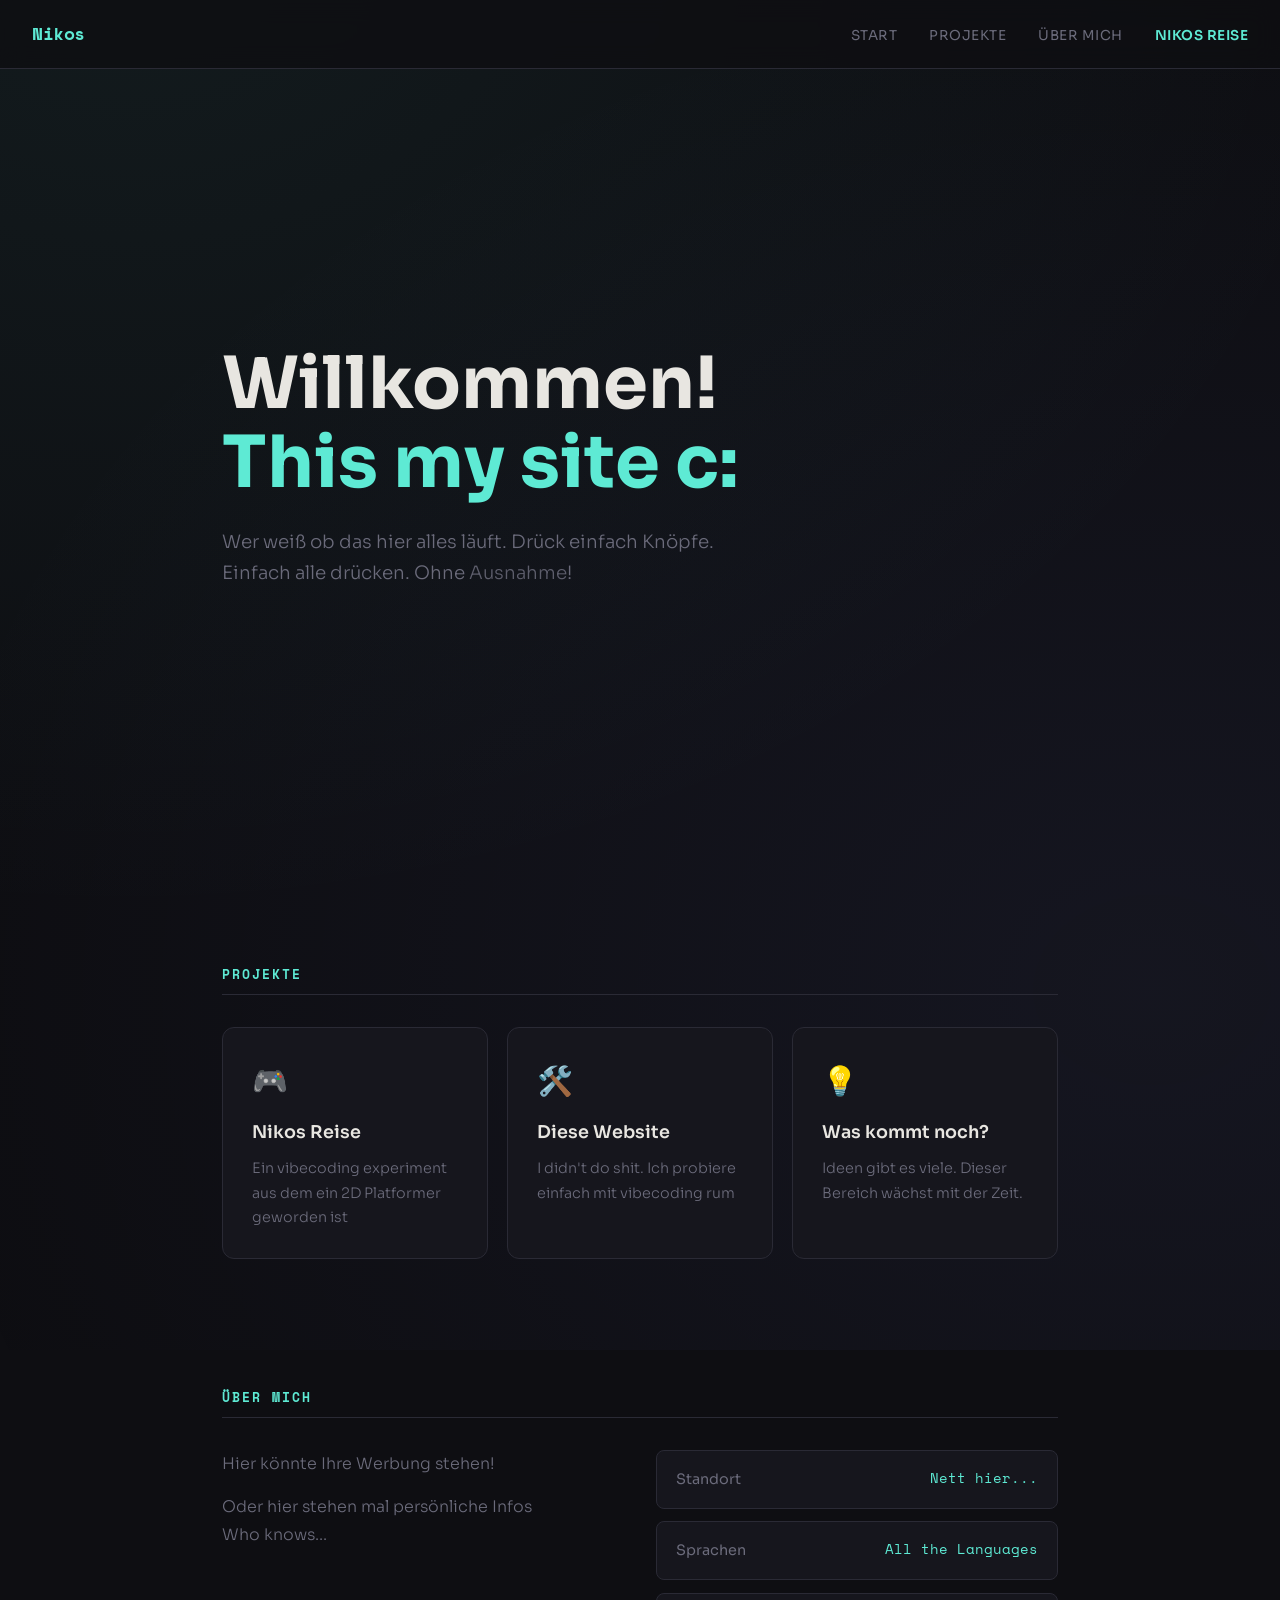
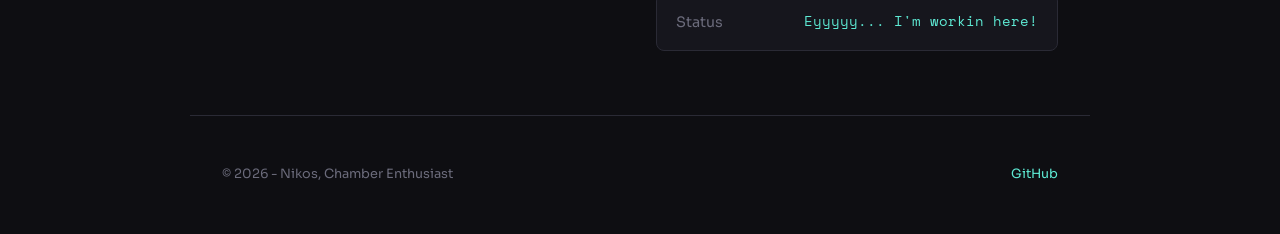
<file: index.html>
<!DOCTYPE html>
<html lang="de">
<head>
    <meta charset="UTF-8">
    <meta name="viewport" content="width=device-width, initial-scale=1.0">
    <title>Nikos Seite</title>

    <!-- =============================================
         EXTERNE SCHRIFTARTEN
         Google Fonts laedt die Schriften von einem
         externen Server. Das ist ein Link, kein Download.
         ============================================= -->
    <link href="https://fonts.googleapis.com/css2?family=Sora:wght@300;400;600;700&family=Space+Mono:wght@400;700&display=swap" rel="stylesheet">

    <!-- =============================================
         EXTERNE CSS-DATEI
         Hier wird die Datei "style.css" eingebunden.
         Der Browser laedt sie automatisch und wendet
         alle Styles auf diese Seite an.
         
         href="style.css" bedeutet: Die Datei liegt im
         selben Ordner wie diese HTML-Datei.
         ============================================= -->
    <link rel="stylesheet" href="style.css">
</head>
<body>

    <!-- =============================================
         NAVIGATION
         Jeder Link verweist auf eine Stelle auf dieser
         Seite (z.B. #start) oder auf eine andere Datei
         (z.B. game.html).
         
         - href="#start"     = springt zum Element mit id="start" auf DIESER Seite
         - href="game.html"  = oeffnet eine ANDERE HTML-Datei
         ============================================= -->
    <nav>
        <div class="logo">Nikos</div>
        <ul class="nav-links">
            <li><a href="#start">Start</a></li>
            <li><a href="#projekte">Projekte</a></li>
            <li><a href="#ueber">Über mich</a></li>
            <li><a href="game.html" class="nav-game-link">Nikos Reise</a></li>
        </ul>
    </nav>

    <!-- Hero -->
    <div class="hero" id="start">
        <h1>
            Willkommen!<br>
            <span class="highlight">This my site c:</span>
        </h1>
        <p class="subtitle">
            Wer weiß ob das hier alles läuft. Drück einfach Knöpfe.<br>
            Einfach alle drücken. Ohne <a href="drehum.html" style="text-decoration: none; opacity: 0.85; color: #6b6b7b;">Ausnahme</a>!
        </p>
    </div>
    
    <!-- Projekte -->
    <section id="projekte">
        <h2>Projekte</h2>
        <div class="card-grid">

            <!-- =============================================
                 VERLINKUNG ZU EINER ANDEREN SEITE
                 Diese Karte ist klickbar und fuehrt zu game.html.
                 Das <a>-Tag umschliesst die ganze Karte.
                 ============================================= -->
            <a href="game.html" class="card card-link">
                <div class="icon">🎮</div>
                <h3>Nikos Reise</h3>
                <p>Ein vibecoding experiment aus dem ein 2D Platformer geworden ist</p>
            </a>

            <div class="card">
                <div class="icon">🛠️</div>
                <h3>Diese Website</h3>
                <p>I didn't do shit. Ich probiere einfach mit vibecoding rum</p>
            </div>

            <div class="card shy-button">
                <div class="icon">💡</div>
                <h3>Was kommt noch?</h3>
                <p>Ideen gibt es viele. Dieser Bereich wächst mit der Zeit.</p>
            </div>
        </div>
    </section>

    <!-- Ueber mich -->
    <section id="ueber">
        <h2>Über mich</h2>
        <div class="about-content">
            <div class="about-text">
                <p>
                    Hier könnte Ihre Werbung stehen!
                </p>
                <p>
                    Oder hier stehen mal persönliche Infos<br>
                    Who knows...
                </p>
            </div>
            <div class="fact-list">
                <div class="fact">
                    <span class="label">Standort</span>
                    <span class="value">Nett hier...</span>
                </div>
                <div class="fact">
                    <span class="label">Sprachen</span>
                    <span class="value">All the Languages</span>
                </div>
                <div class="fact">
                    <span class="label">Status</span>
                    <span class="value">Eyyyyy... I'm workin here!</span>
                </div>
            </div>
        </div>
    </section>

    <!-- Footer -->
    <footer>
        <span>&copy; 2026 - Nikos, Chamber Enthusiast</span>
        <a href="https://github.com/NikosCHMBR" target="_blank">GitHub</a>
    </footer>

    <!-- =============================================
         EXTERNE JAVASCRIPT-DATEI
         Diese Zeile laedt "script.js" und fuehrt den
         Code darin aus.
         
         WICHTIG: Das <script>-Tag steht am ENDE des <body>,
         damit der Browser zuerst die ganze Seite aufbaut
         und erst danach das JavaScript ausfuehrt.
         Wuerde es im <head> stehen, koennte das Script
         die HTML-Elemente noch nicht finden.
         ============================================= -->
    <script src="script.js"></script>
</body>
</html>
</file>
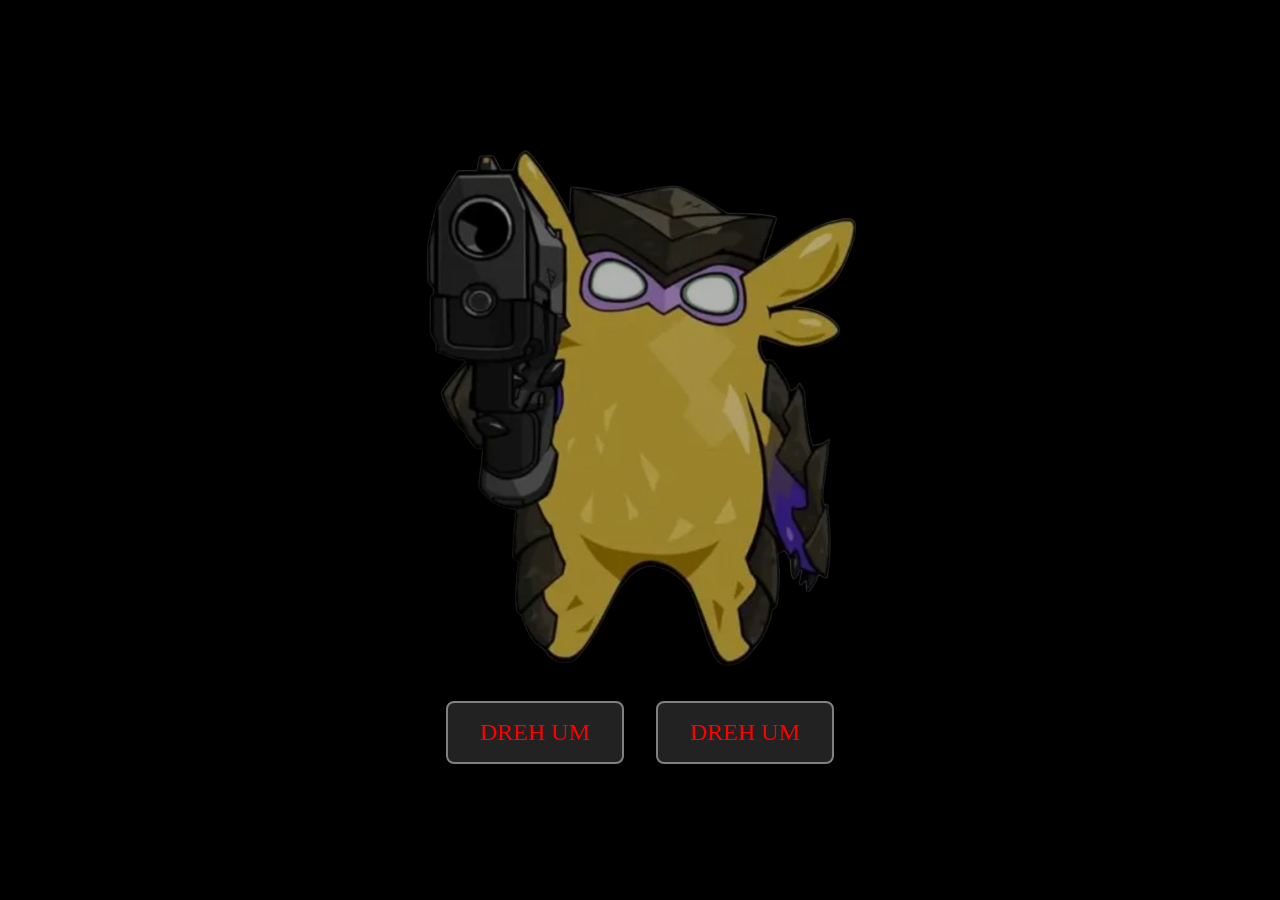
<file: drehum.html>
<!DOCTYPE html>
<html lang="de">
<head>
    <meta charset="UTF-8">
    <meta name="viewport" content="width=device-width, initial-scale=1.0">
    <title>Ausnahme</title>
    <style>
        img {
            max-width: 60%;
            height: auto;
            opacity: 0;
            animation: fadeIn 3s ease-in forwards;
        }

        @keyframes fadeIn {
            from {
                opacity: 0;
            }
            to {
                opacity: 0.7;
            }
        }
        body {
            margin: 0;
            height: 100vh;
            background-color: black;
            display: flex;
            flex-direction: column;
            justify-content: center;
            align-items: center;
        }
        h1 {
            color: red;
            font-size: 4rem;
        }
        .options {
            display: flex;
            gap: 2rem;
            margin-top: 2rem;
                
            opacity: 0;
            animation: showOptions 1s ease-in 3s forwards;
        }
        @keyframes showOptions {
            from {
                opacity: 0;
            }
            to {
                opacity: 1;
            }
        }
        .options a {
            display: block;
            padding: 1rem 2rem;
            background-color: #222;
            color: red;
            text-decoration: none;
            font-size: 1.5rem;
            border: 2px solid grey;
            border-radius: 8px;
            transition: background-color 0.3s;
        }
        .options a:hover {
            background-color: #550000;
        }
    </style>
</head>
<body>
    <img src="assets/pictures/WingmanGun.png" alt="Wingman with a gun">
    
    <div class="options">
        <a href="index.html">DREH UM</a>
        <a href="index.html">DREH UM</a>
    </div>
</body>
</html>
</file>
<file: style.css>
/* ==============================================
   STYLE.CSS — Das zentrale Stylesheet deiner Seite
   ================================================
   
   Diese Datei kontrolliert das gesamte Aussehen
   deiner Website. Sie wird von jeder HTML-Seite
   eingebunden, die diesen Stil verwenden soll:
   
       <link rel="stylesheet" href="style.css">
   
   VORTEIL: Wenn du hier eine Farbe aenderst, aendert
   sie sich auf ALLEN Seiten gleichzeitig. Du musst
   nicht jede HTML-Datei einzeln anfassen.
   ================================================ */


/* ==============================================
   CSS-VARIABLEN
   ================================================
   Definiere Farben einmal, benutze sie ueberall.
   Um das Farbschema deiner ganzen Seite zu aendern,
   musst du nur diese Werte hier anpassen.
   
   Verwendung im Code: color: var(--accent);
   ================================================ */
:root {
    --bg: #0e0e12;
    --text: #e8e6e1;
    --accent: #5eead4;
    --accent-dim: #2dd4a820;
    --card-bg: #16161d;
    --card-border: #2a2a35;
    --subtle: #6b6b7b;
}


/* ==============================================
   GRUNDEINSTELLUNGEN (RESET)
   ================================================
   Jeder Browser hat eigene Standard-Abstände.
   Dieses Reset sorgt dafuer, dass deine Seite
   ueberall gleich aussieht.
   ================================================ */
* {
    margin: 0;
    padding: 0;
    box-sizing: border-box;
}

body {
    font-family: 'Sora', sans-serif;
    background: var(--bg);
    color: var(--text);
    line-height: 1.7;
    min-height: 100vh;
    overflow-x: hidden;
}


/* ==============================================
   HINTERGRUND-EFFEKT
   ================================================
   Ein dezenter, sich langsam bewegender Farbverlauf
   hinter dem gesamten Seiteninhalt. Rein dekorativ.
   Kannst du entfernen, wenn du es schlichter willst.
   ================================================ */
body::before {
    content: '';
    position: fixed;
    top: -50%;
    left: -50%;
    width: 200%;
    height: 200%;
    background: radial-gradient(ellipse at 30% 20%, #5eead410 0%, transparent 50%),
                radial-gradient(ellipse at 70% 80%, #818cf810 0%, transparent 50%);
    z-index: -1;
    animation: drift 20s ease-in-out infinite alternate;
}

@keyframes drift {
    from { transform: translate(0, 0) rotate(0deg); }
    to { transform: translate(30px, -20px) rotate(3deg); }
}


/* ==============================================
   NAVIGATION
   ================================================
   Die Navigationsleiste ist "fixed" — sie bleibt
   oben stehen, auch wenn der Nutzer scrollt.
   "backdrop-filter: blur" erzeugt den Glaseffekt.
   ================================================ */
nav {
    position: fixed;
    top: 0;
    width: 100%;
    padding: 1.2rem 2rem;
    display: flex;
    justify-content: space-between;
    align-items: center;
    background: #0e0e12cc;
    backdrop-filter: blur(12px);
    border-bottom: 1px solid var(--card-border);
    z-index: 100;
}

.logo {
    font-family: 'Space Mono', monospace;
    font-weight: 700;
    font-size: 1.1rem;
    color: var(--accent);
    letter-spacing: -0.5px;
}

.nav-links {
    display: flex;
    gap: 2rem;
    list-style: none;
}

.nav-links a {
    color: var(--subtle);
    text-decoration: none;
    font-size: 0.85rem;
    font-weight: 400;
    letter-spacing: 0.5px;
    text-transform: uppercase;
    transition: color 0.3s;
}

.nav-links a:hover {
    color: var(--accent);
}

/* Spezieller Stil fuer den "Spiel"-Link in der Navigation */
.nav-game-link {
    color: var(--accent) !important;
    font-weight: 600 !important;
}


/* ==============================================
   HERO-BEREICH (Startseite, erster Eindruck)
   ================================================
   Der grosse Begrüssungsbereich, den Besucher
   zuerst sehen. "min-height: 100vh" bedeutet,
   dass er mindestens so hoch ist wie das Fenster.
   ================================================ */
.hero {
    min-height: 100vh;
    display: flex;
    flex-direction: column;
    justify-content: center;
    padding: 6rem 2rem 4rem;
    max-width: 900px;
    margin: 0 auto;
}

.hero .greeting {
    font-family: 'Space Mono', monospace;
    font-size: 0.9rem;
    color: var(--accent);
    margin-bottom: 1rem;
    opacity: 0;
    animation: fadeUp 0.6s ease forwards 0.2s;
}

.hero h1 {
    font-size: clamp(2.5rem, 6vw, 4.5rem);
    font-weight: 700;
    line-height: 1.1;
    margin-bottom: 1.5rem;
    opacity: 0;
    animation: fadeUp 0.6s ease forwards 0.4s;
}

.hero h1 .highlight {
    color: var(--accent);
}

.hero .subtitle {
    font-size: 1.15rem;
    color: var(--subtle);
    max-width: 550px;
    font-weight: 300;
    opacity: 0;
    animation: fadeUp 0.6s ease forwards 0.6s;
}

/* Einblende-Animation: Element gleitet von unten rein */
@keyframes fadeUp {
    from {
        opacity: 0;
        transform: translateY(20px);
    }
    to {
        opacity: 1;
        transform: translateY(0);
    }
}


/* ==============================================
   SEKTIONEN (wiederverwendbar)
   ================================================
   Jeder <section>-Block bekommt automatisch
   diese Abstände und maximale Breite.
   ================================================ */
section {
    max-width: 900px;
    margin: 0 auto;
    padding: 4rem 2rem;
}

section h2 {
    font-family: 'Space Mono', monospace;
    font-size: 0.8rem;
    text-transform: uppercase;
    letter-spacing: 2px;
    color: var(--accent);
    margin-bottom: 2rem;
    padding-bottom: 0.5rem;
    border-bottom: 1px solid var(--card-border);
}


/* ==============================================
   KARTEN-GRID
   ================================================
   "auto-fit" sorgt dafuer, dass sich die Karten
   automatisch an die Bildschirmbreite anpassen.
   Auf einem schmalen Handy stehen sie untereinander,
   auf einem breiten Bildschirm nebeneinander.
   ================================================ */
.card-grid {
    display: grid;
    grid-template-columns: repeat(auto-fit, minmax(260px, 1fr));
    gap: 1.2rem;
}

.card {
    background: var(--card-bg);
    border: 1px solid var(--card-border);
    border-radius: 12px;
    padding: 1.8rem;
    transition: transform 0.3s, border-color 0.3s, box-shadow 0.3s;
}

.card:hover {
    transform: translateY(-4px);
    border-color: var(--accent);
    box-shadow: 0 8px 30px var(--accent-dim);
}

.card .icon {
    font-size: 1.8rem;
    margin-bottom: 0.8rem;
}

.card h3 {
    font-size: 1.1rem;
    font-weight: 600;
    margin-bottom: 0.5rem;
}

.card p {
    font-size: 0.9rem;
    color: var(--subtle);
    font-weight: 300;
}

/* Wenn eine Karte gleichzeitig ein Link ist (<a class="card">) */
.card-link {
    text-decoration: none;
    color: inherit;
    display: block;
    cursor: pointer;
}


/* ==============================================
   UEBER-MICH BEREICH
   ================================================ */
.about-content {
    display: grid;
    grid-template-columns: 1fr 1fr;
    gap: 2rem;
    align-items: start;
}

.about-text p {
    color: var(--subtle);
    font-weight: 300;
    margin-bottom: 1rem;
}

.fact-list {
    display: flex;
    flex-direction: column;
    gap: 0.8rem;
}

.fact {
    background: var(--card-bg);
    border: 1px solid var(--card-border);
    border-radius: 8px;
    padding: 1rem 1.2rem;
    display: flex;
    justify-content: space-between;
    font-size: 0.9rem;
}

.fact .label {
    color: var(--subtle);
}

.fact .value {
    color: var(--accent);
    font-family: 'Space Mono', monospace;
    font-size: 0.85rem;
}


/* ==============================================
   FOOTER
   ================================================ */
footer {
    max-width: 900px;
    margin: 0 auto;
    padding: 3rem 2rem;
    border-top: 1px solid var(--card-border);
    display: flex;
    justify-content: space-between;
    align-items: center;
    font-size: 0.8rem;
    color: var(--subtle);
}

footer a {
    color: var(--accent);
    text-decoration: none;
}


/* ==============================================
   ZURUECK-LINK (fuer Unterseiten wie game.html)
   ================================================ */
.back-link {
    display: inline-block;
    color: var(--accent);
    text-decoration: none;
    font-family: 'Space Mono', monospace;
    font-size: 0.85rem;
    margin-bottom: 2rem;
    transition: opacity 0.3s;
}

.back-link:hover {
    opacity: 0.7;
}


/* ==============================================
   SEITEN-CONTAINER (fuer Unterseiten)
   ================================================
   Einfacher zentrierter Container mit Abstand
   nach oben (wegen der fixen Navigation).
   ================================================ */
.page-container {
    max-width: 900px;
    margin: 0 auto;
    padding: 7rem 2rem 4rem;
}

.page-container h1 {
    font-size: 2rem;
    margin-bottom: 1rem;
}

.page-container p {
    color: var(--subtle);
    font-weight: 300;
}

/* Scheuer Button: sanftes Gleiten statt hartem Springen */
.shy-button {
    transition: left 0.3s ease, top 0.3s ease;
    z-index: 50;
}

.shy-button {
    transition: left 0.3s ease, top 0.3s ease, transform 0.3s ease, 
                border-color 0.3s ease, box-shadow 0.3s ease;
    z-index: 50;
}

/* ==============================================
   RESPONSIVE DESIGN
   ================================================
   @media-Regeln passen das Layout an kleinere
   Bildschirme an (z.B. Smartphones).
   640px ist ein gaengiger Breakpoint.
   ================================================ */
@media (max-width: 640px) {
    .nav-links {
        gap: 1rem;
    }
    .about-content {
        grid-template-columns: 1fr;
    }
    nav {
        padding: 1rem;
    }
}
</file>
